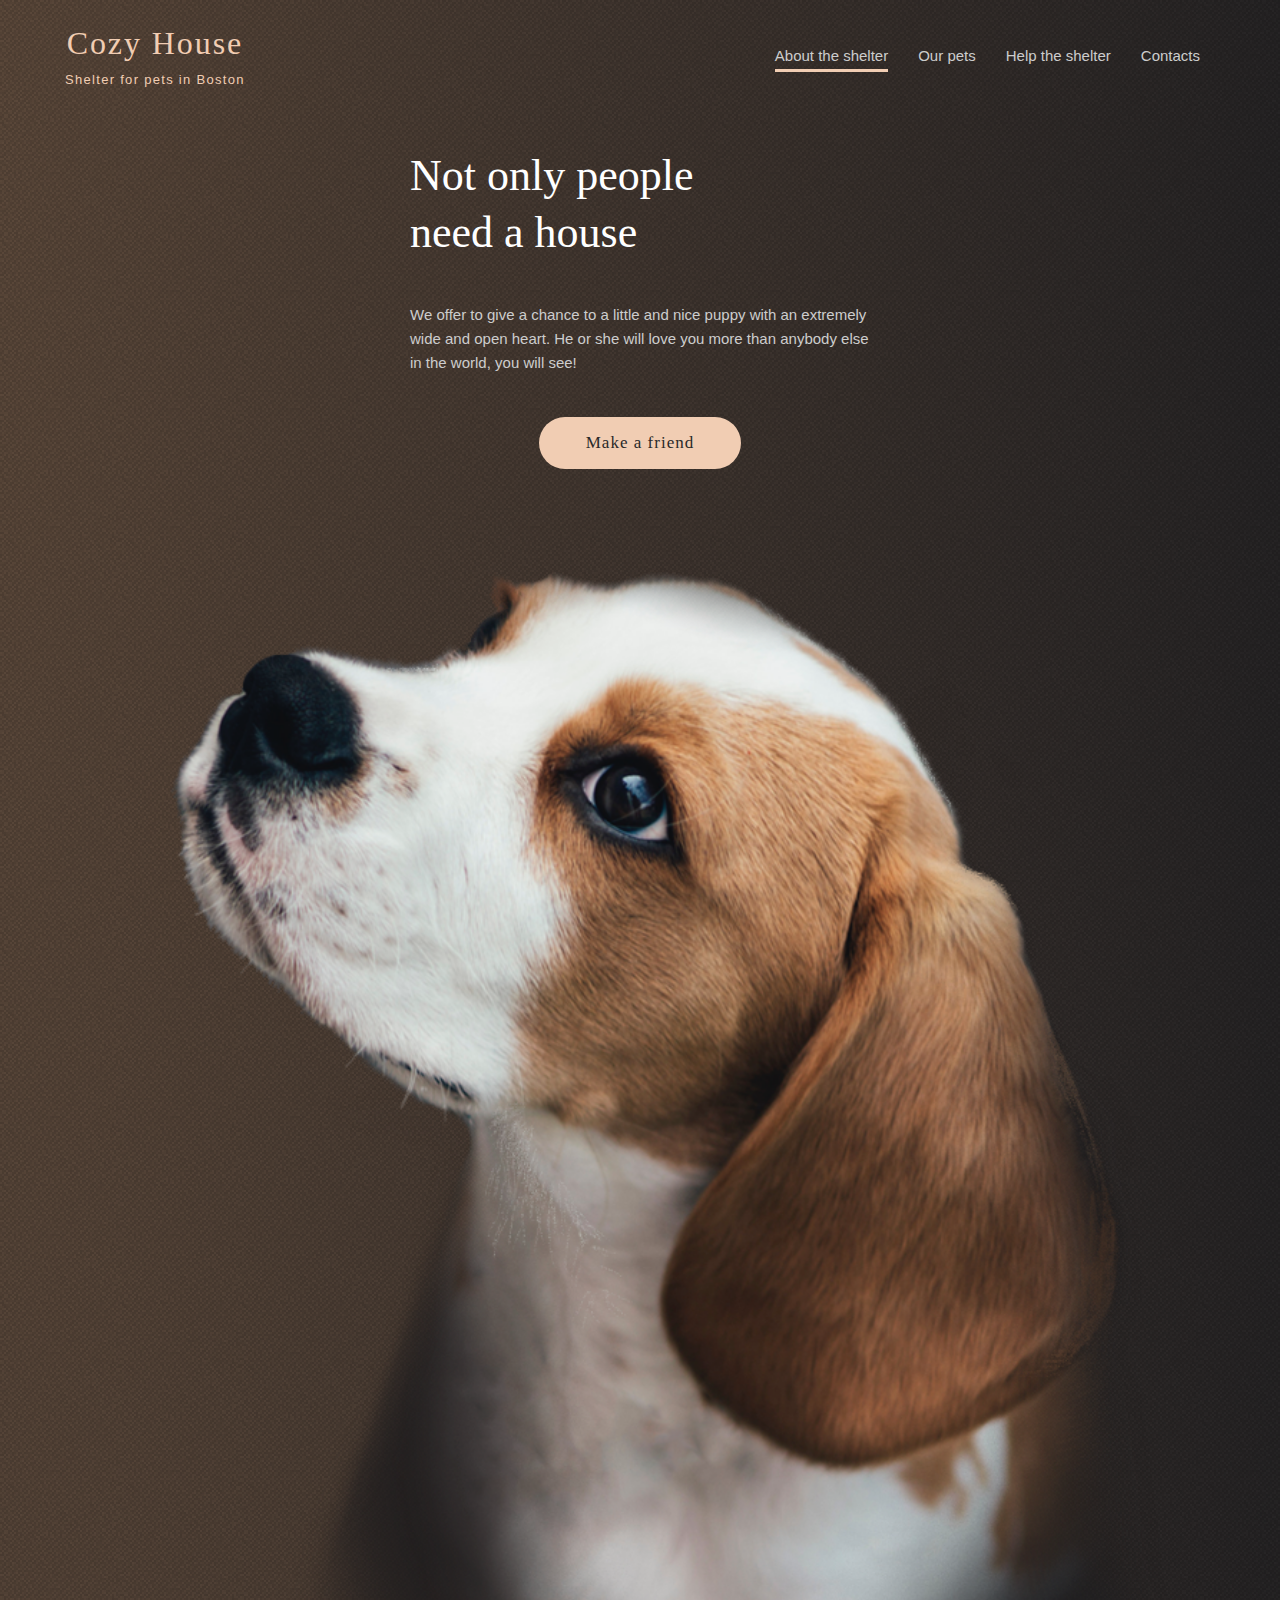
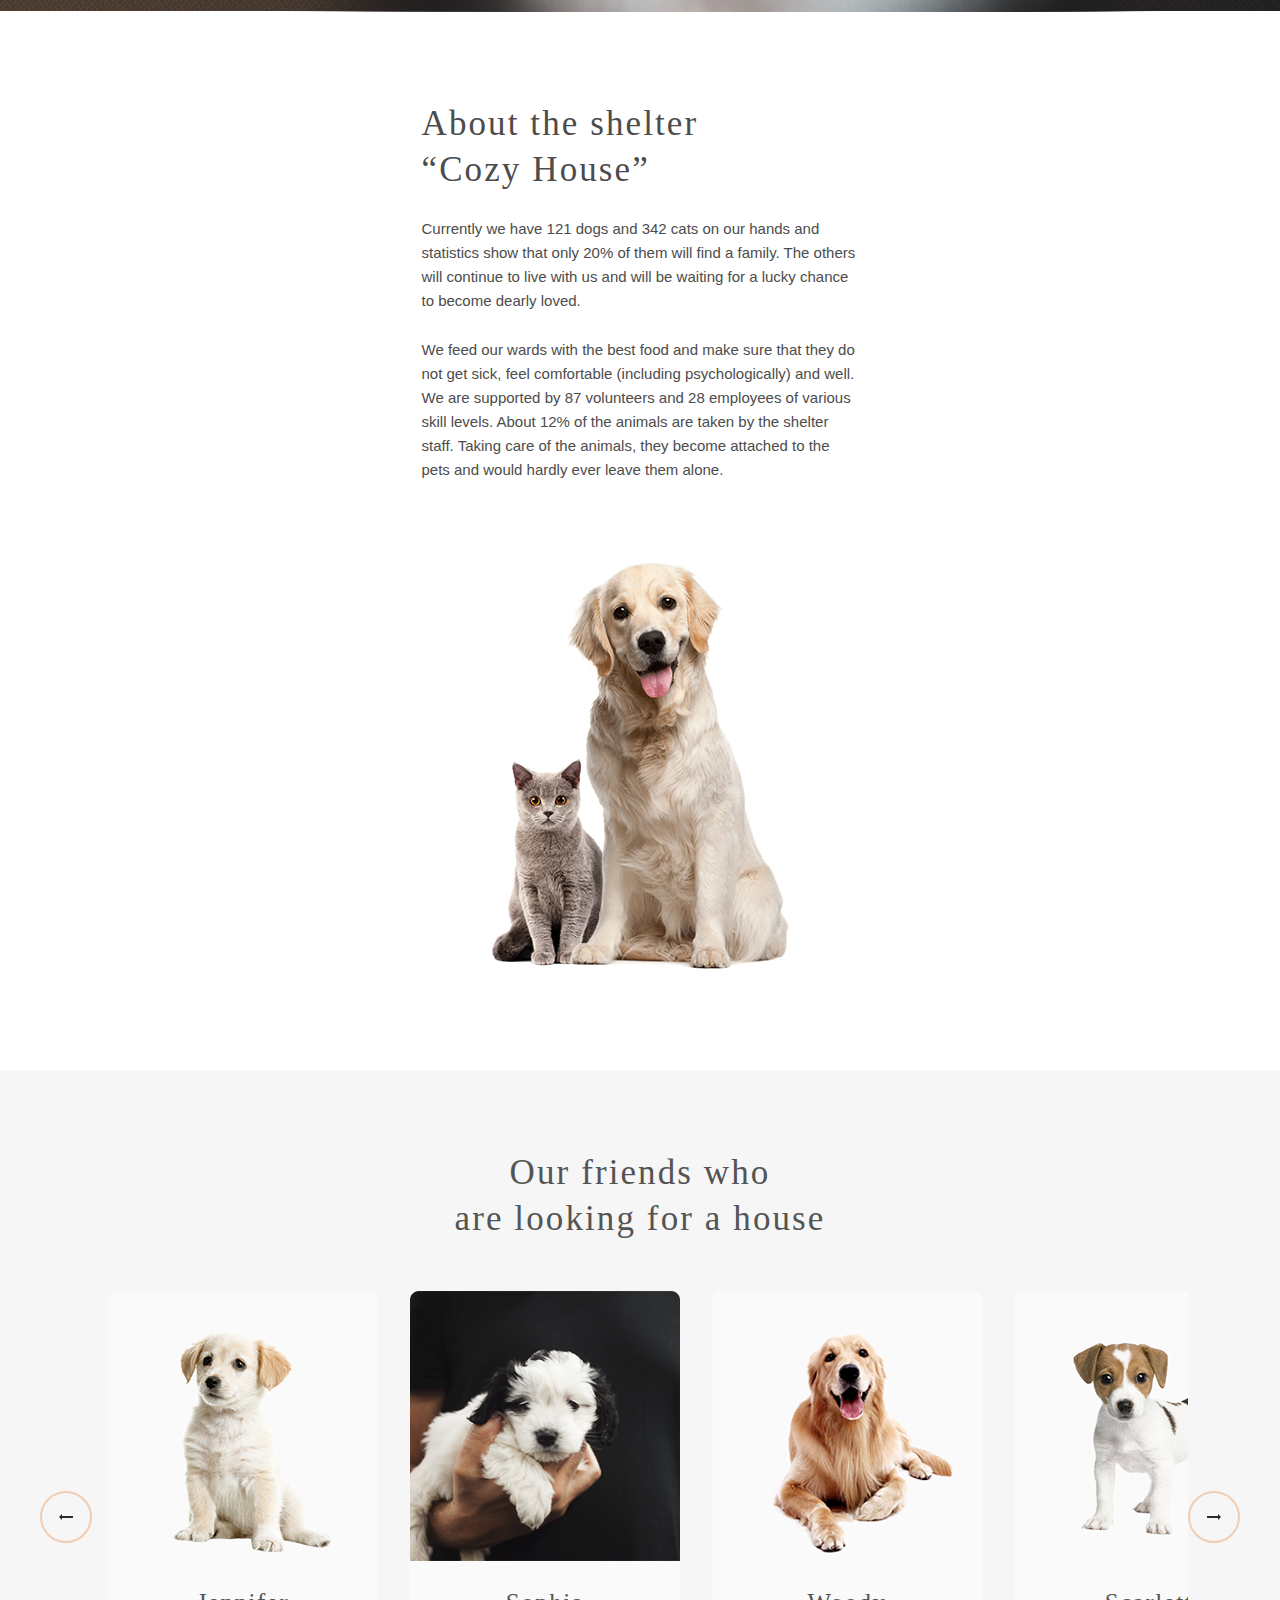
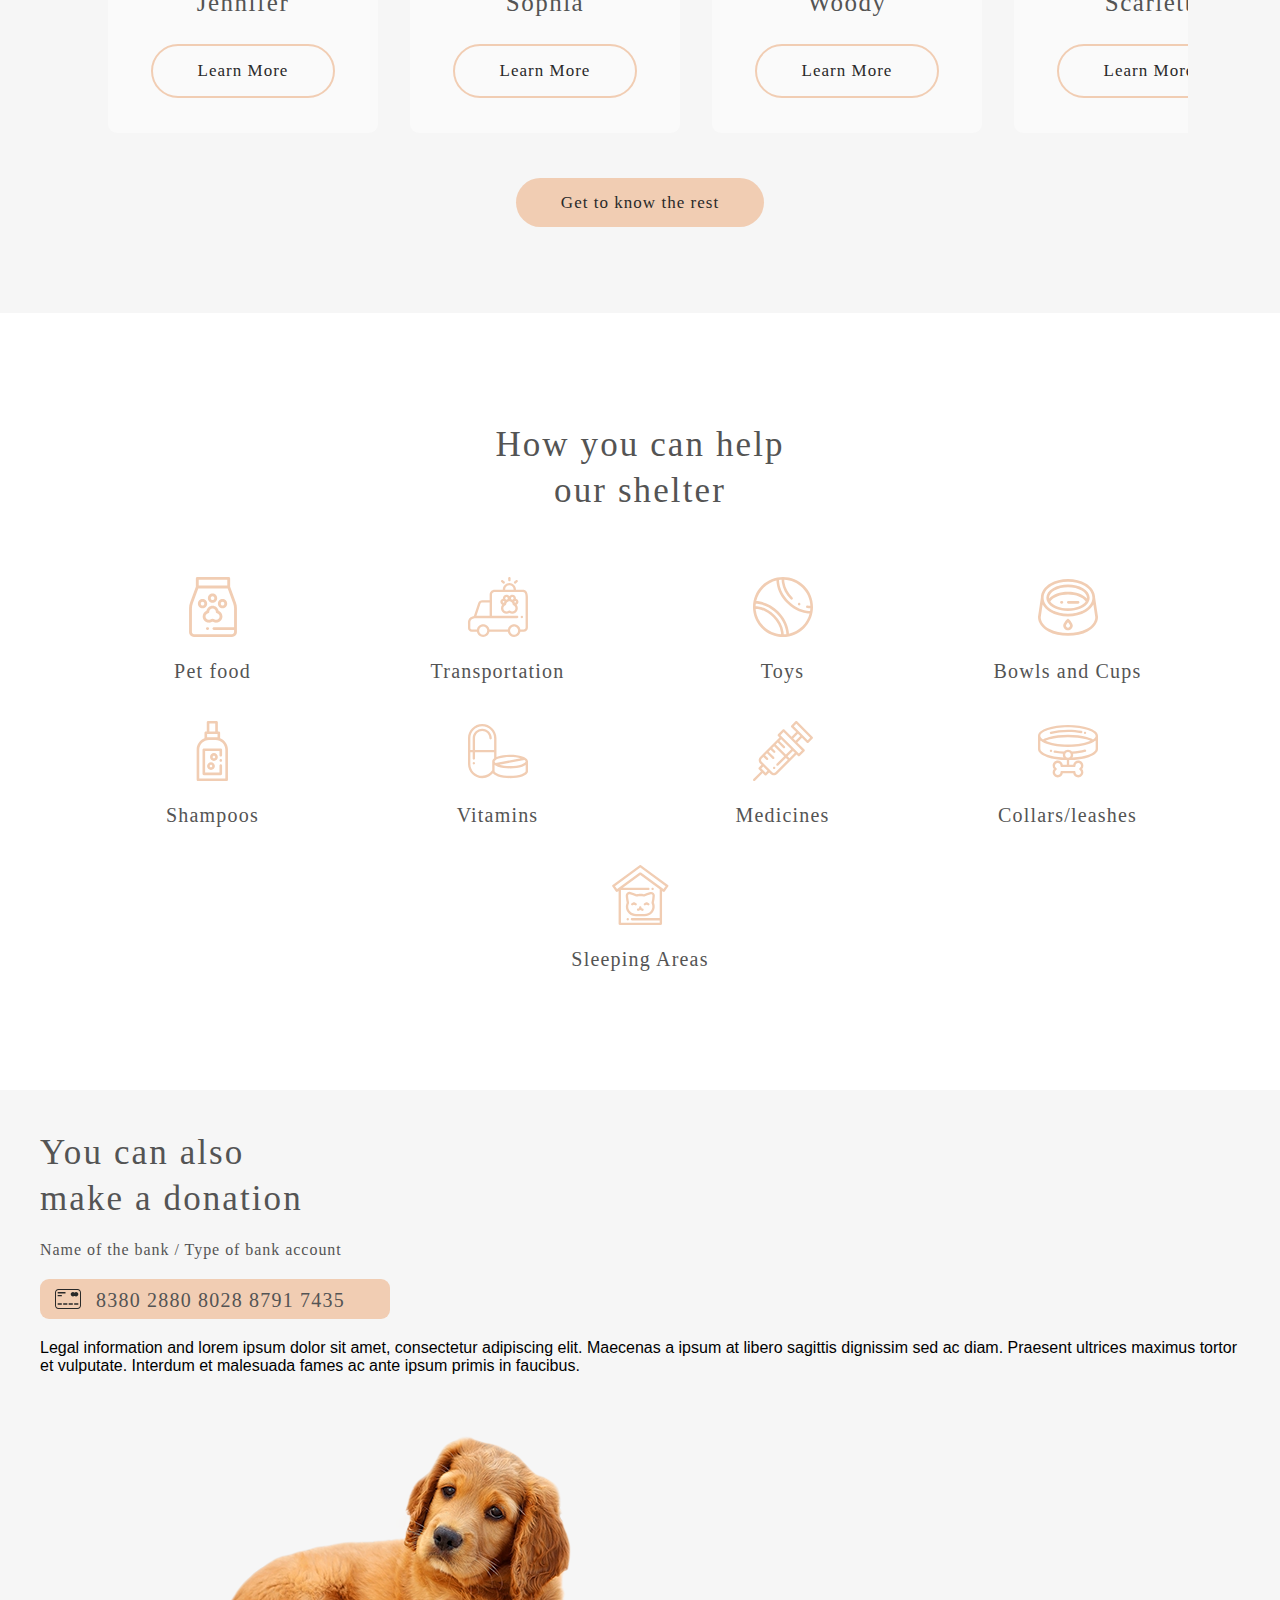
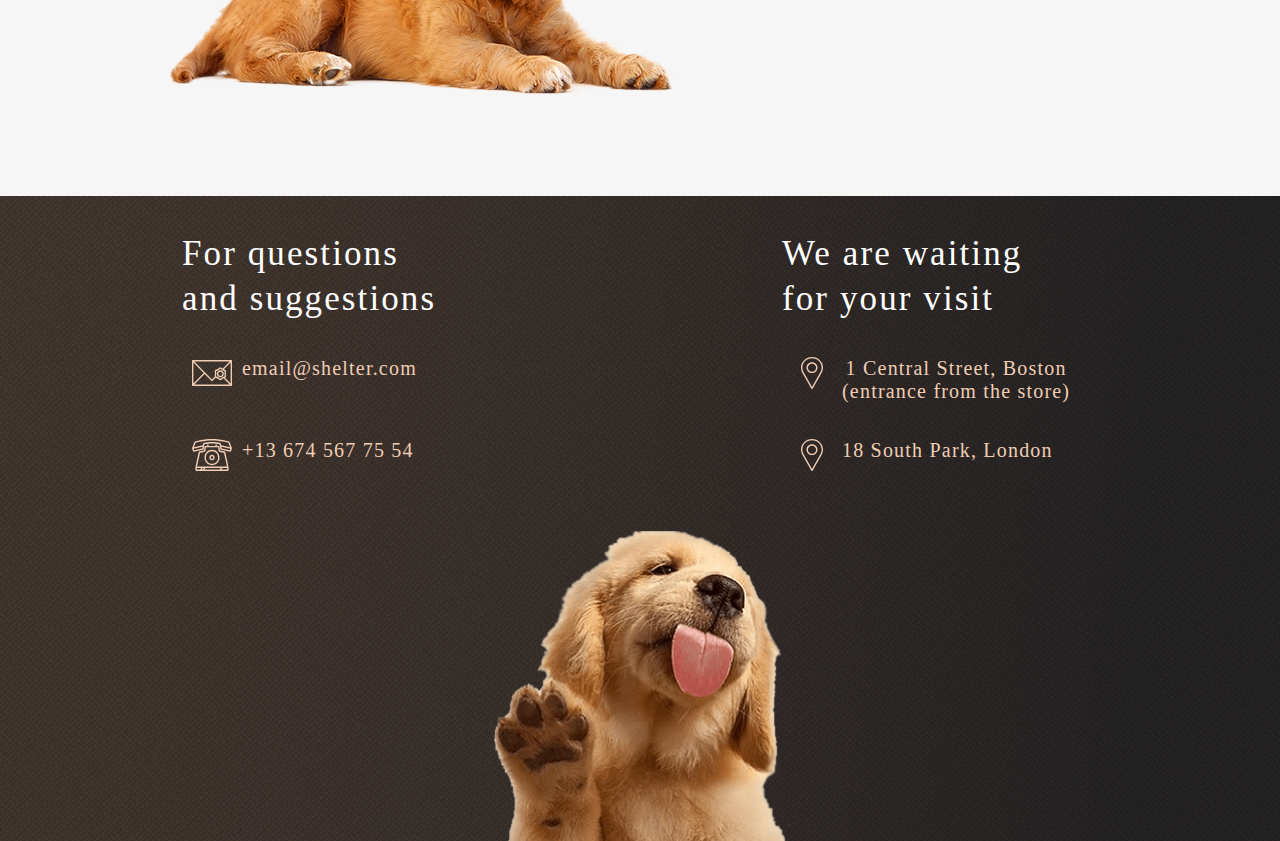
<file: pages/main/index.html>
<!DOCTYPE html>
<html lang="en">
<head>
    <meta charset="UTF-8">
    <meta http-equiv="X-UA-Compatible" content="IE=edge">
    <meta name="viewport" content="width=device-width, initial-scale=1.0">
    <title>Cozy House</title>
    <link rel="stylesheet" href="reset.css">
    <link rel="stylesheet" href="style.css">
</head>
<body>
    <div id="dim"></div>
    <div class="container1">
        <header>
            <div class="logo">
                <a href="index.html">
                    <h1>Cozy House</h1>
                    <p>Shelter for pets in Boston</p>
                </a>
            </div>
            <nav>
                <img id="burger" src="../../assets/icons/Burger.svg" alt="burger-icon">
                <ul id="nav-bar" class="burger-menu" >
                    <li><a href="#" class="nav-highlighted">About the shelter</a></li>
                    <li><a href="../pets/index.html">Our pets</a></li>
                    <li><a href="#help">Help the shelter</a></li>
                    <li><a href="#contacts">Contacts</a></li>
                </ul>
            </nav>
        </header>
        <section id="start-screen">
            <div id="start-screen-content">
                <div id="content-1">
                    <h2>Not only people <br> need a house</h2>
                    <p>We offer to give a chance to a little and nice puppy with an extremely wide and open heart. He or she will love you more than anybody else in the world, you will see!</p>
                    <a href="#pets">Make a friend</a>
                </div>
                <div class="img-content">
                    <img src="../../assets/images/start-screen-puppy.png" alt="dog-img">
                </div>
            </div>
        </section>
    </div>
    <section id="about">
            <div id="about-content">
                <img src="../../assets/images/about-pets.png" alt="dog-and-cat">
                <div id="content-2">
                    <h3>About the shelter <br> “Cozy House”</h3>
                    <p>Currently we have 121 dogs and 342 cats on our hands and statistics show that only 20% of them will find a family. The others will continue to live with us and will be waiting for a lucky chance to become dearly loved.</p>
                    <p>We feed our wards with the best food and make sure that they do not get sick, feel comfortable (including psychologically) and well. We are supported by 87 volunteers and 28 employees of various skill levels. About 12% of the animals are taken by the shelter staff. Taking care of the animals, they become attached to the pets and would hardly ever leave them alone.</p>
                </div>
            </div>
    </section>
    <section id="pets">
            <div id="pets-content">
                <div class="modal">
                    <div class="modal-content">
                        <button class="close-button">×</button>
                        <div class="modal-image"></div>
                        <div class="modal-info"></div>
                    </div>
                </div>
                <h3 id="pets-content-header">Our friends who <br> are looking for a house</h3>
                <div class="slider">
                    <div class="arrow arrow-left">
                        <img src="../../assets/icons/Arrow-left.svg" alt="arrow-left">
                    </div>
                    <div class="arrow arrow-right">
                        <img src="../../assets/icons/Arrow-right.svg" alt="arrow-right">
                    </div>
                </div>
                <div class="slider-responsive">
                    <div class="card">
                        <img src="../../assets/images/pets-katrine.png" alt="pets-Katrine">
                        <p>Katrine</p>
                        <a href="#" class="card-button">Learn more</a>
                    </div>
                    <div class="arrows-responsive">
                        <div class="arrow arrow-left">
                            <img src="../../assets/icons/Arrow-left.svg" alt="arrow-left">
                        </div>
                        <div class="arrow arrow-right">
                            <img src="../../assets/icons/Arrow-right.svg" alt="arrow-right">
                        </div>
                    </div>
                </div>
                <a href="../pets/index.html" id="pets-content-button">Get to know the rest</a>
            </div>
    </section>
    <section id="help">
            <div id="help-content">
                <h3>How you can help <br> our shelter</h3>
                <div id="list">
                    <div class="icons">
                        <div class="wrapper">
                            <img src="../../assets/icons/icon-pet-food.svg" alt="pet-food-icon">
                            <h4>Pet food</h4>
                        </div>
                        <div class="wrapper">
                            <img src="../../assets/icons/icon-transportation.svg" alt="transportation-icon">
                            <h4>Transportation</h4>
                        </div>
                        <div class="wrapper">
                            <img src="../../assets/icons/icon-toys.svg" alt="toys-icon">
                            <h4>Toys</h4>
                        </div>
                        <div class="wrapper">
                            <img src="../../assets/icons/icon-bowls-and-cups.svg" alt="bowls-and-cups-icon">
                            <h4>Bowls and Cups</h4>
                        </div>
                        <div class="wrapper">
                            <img src="../../assets/icons/icon-shampoos.svg" alt="shampoos-icon">
                            <h4>Shampoos</h4>
                        </div>
                    </div>
                    <div class="icons">
                        <div class="wrapper">
                            <img src="../../assets/icons/icon-vitamins.svg" alt="vitamins-icon">
                            <h4>Vitamins</h4>
                        </div>
                        <div class="wrapper">
                            <img src="../../assets/icons/icon-medicines.svg" alt="medicines-icon">
                            <h4>Medicines</h4>
                        </div>
                        <div class="wrapper">
                            <img src="../../assets/icons/Collars/icon-collars-leashes.svg" alt="collars-leashes-icon">
                            <h4>Collars/leashes</h4>
                        </div>
                        <div class="wrapper">
                            <img src="../../assets/icons/icon-sleeping-area.svg" alt="sleeping-areas-icon">
                            <h4>Sleeping Areas</h4>
                        </div>
                    </div>
                </div>
                <div id="list-responsive">          
                    <div class="wrapper">
                        <img src="../../assets/icons/icon-pet-food.svg" alt="pet-food-icon">
                        <h4>Pet food</h4>
                    </div>
                    <div class="wrapper">
                        <img src="../../assets/icons/icon-transportation.svg" alt="transportation-icon">
                        <h4>Transportation</h4>
                    </div>
                    <div class="wrapper">
                        <img src="../../assets/icons/icon-toys.svg" alt="toys-icon">
                        <h4>Toys</h4>
                    </div>
                    <div class="wrapper">
                        <img src="../../assets/icons/icon-bowls-and-cups.svg" alt="bowls-and-cups-icon">
                        <h4>Bowls and Cups</h4>
                    </div>
                    <div class="wrapper">
                        <img src="../../assets/icons/icon-shampoos.svg" alt="shampoos-icon">
                        <h4>Shampoos</h4>
                    </div>
                    <div class="wrapper">
                        <img src="../../assets/icons/icon-vitamins.svg" alt="vitamins-icon">
                        <h4>Vitamins</h4>
                    </div>
                    <div class="wrapper">
                        <img src="../../assets/icons/icon-medicines.svg" alt="medicines-icon">
                        <h4>Medicines</h4>
                    </div>
                    <div class="wrapper">
                        <img src="../../assets/icons/Collars/icon-collars-leashes.svg" alt="collars-leashes-icon">
                        <h4>Collars/leashes</h4>
                    </div>
                    <div class="wrapper">
                        <img src="../../assets/icons/icon-sleeping-area.svg" alt="sleeping-areas-icon">
                        <h4>Sleeping Areas</h4>
                    </div>
                </div>
                
            </div>
    </section>
    <section id="donation">
            <div id="donation-content">
                <img id="donation-dog" src="../../assets/images/donation-dog.png" alt="doggo-donation-section">
                <div id="donation-section-content">
                    <h3>You can also <br> make a donation</h3>
                    <h5>Name of the bank / Type of bank account</h5>
                    <div id="credit-card">
                        <div id="credit-card-content">
                            <a href="#" onclick="return false;">
                                <img src="../../assets/icons/credit-card.svg" alt="credit-card-icon">
                                <h4>8380 2880 8028 8791 7435</h4>
                            </a>
                        </div>
                        <p>Legal information and lorem ipsum dolor sit amet, consectetur adipiscing elit. Maecenas a ipsum at libero sagittis dignissim sed ac diam. Praesent ultrices maximus tortor et vulputate. Interdum et malesuada fames ac ante ipsum primis in faucibus.</p>
                    </div>
                </div>
            </div>
    </section>
    <footer id="contacts">
            <div id="footer-content">
                <div class="wrap-section">
                    <div class="contact-section">
                        <h3 class="br">For questions <br> and suggestions</h3>
                        <h3 class="br-responsive">For questions and <br> suggestions</h3>
                        <div class="contact">
                            <div class="info">
                                <img src="../../assets/icons/icon-email.svg" alt="email-icon">
                                <a href="mailto:email@shelter.com"><h4>email@shelter.com</h4></a>
                            </div>
                            <div class="info">
                                <img src="../../assets/icons/icon-phone.svg" alt="phone-icon">
                                <a href="tel:+136745677554"><h4>+13 674 567 75 54</h4></a>
                            </div>
                        </div>
                    </div>
                    <div class="contact-section">
                        <h3 class="br">We are waiting <br> for your visit</h3>
                        <h3 class="br-responsive">We are waiting for <br> your visit</h3>
                        <div class="contact">
                            <div class="info">
                                <img src="../../assets/icons/icon-marker.svg" alt="location-marker">
                                <a href="https://goo.gl/maps/WJaFkNsnUhmDUdxw5" target="_blank"><h4>1 Central Street, Boston <br>(entrance from the store)</h4></a>
                            </div>
                            <div class="info">
                                <img src="../../assets/icons/icon-marker.svg" alt="location-marker">
                                <a href="https://goo.gl/maps/qp59KSBst7XtYP2UA" target="_blank"><h4>18 South Park, London </h4></a>
                            </div>
                        </div>
                    </div>
                </div>
                <img id="footer-puppy" src="../../assets/images/footer-puppy.png" alt="puppy-footer-section">
            </div>
    </footer>  
<script src="script.js"></script>
</body>
</html>
</file>
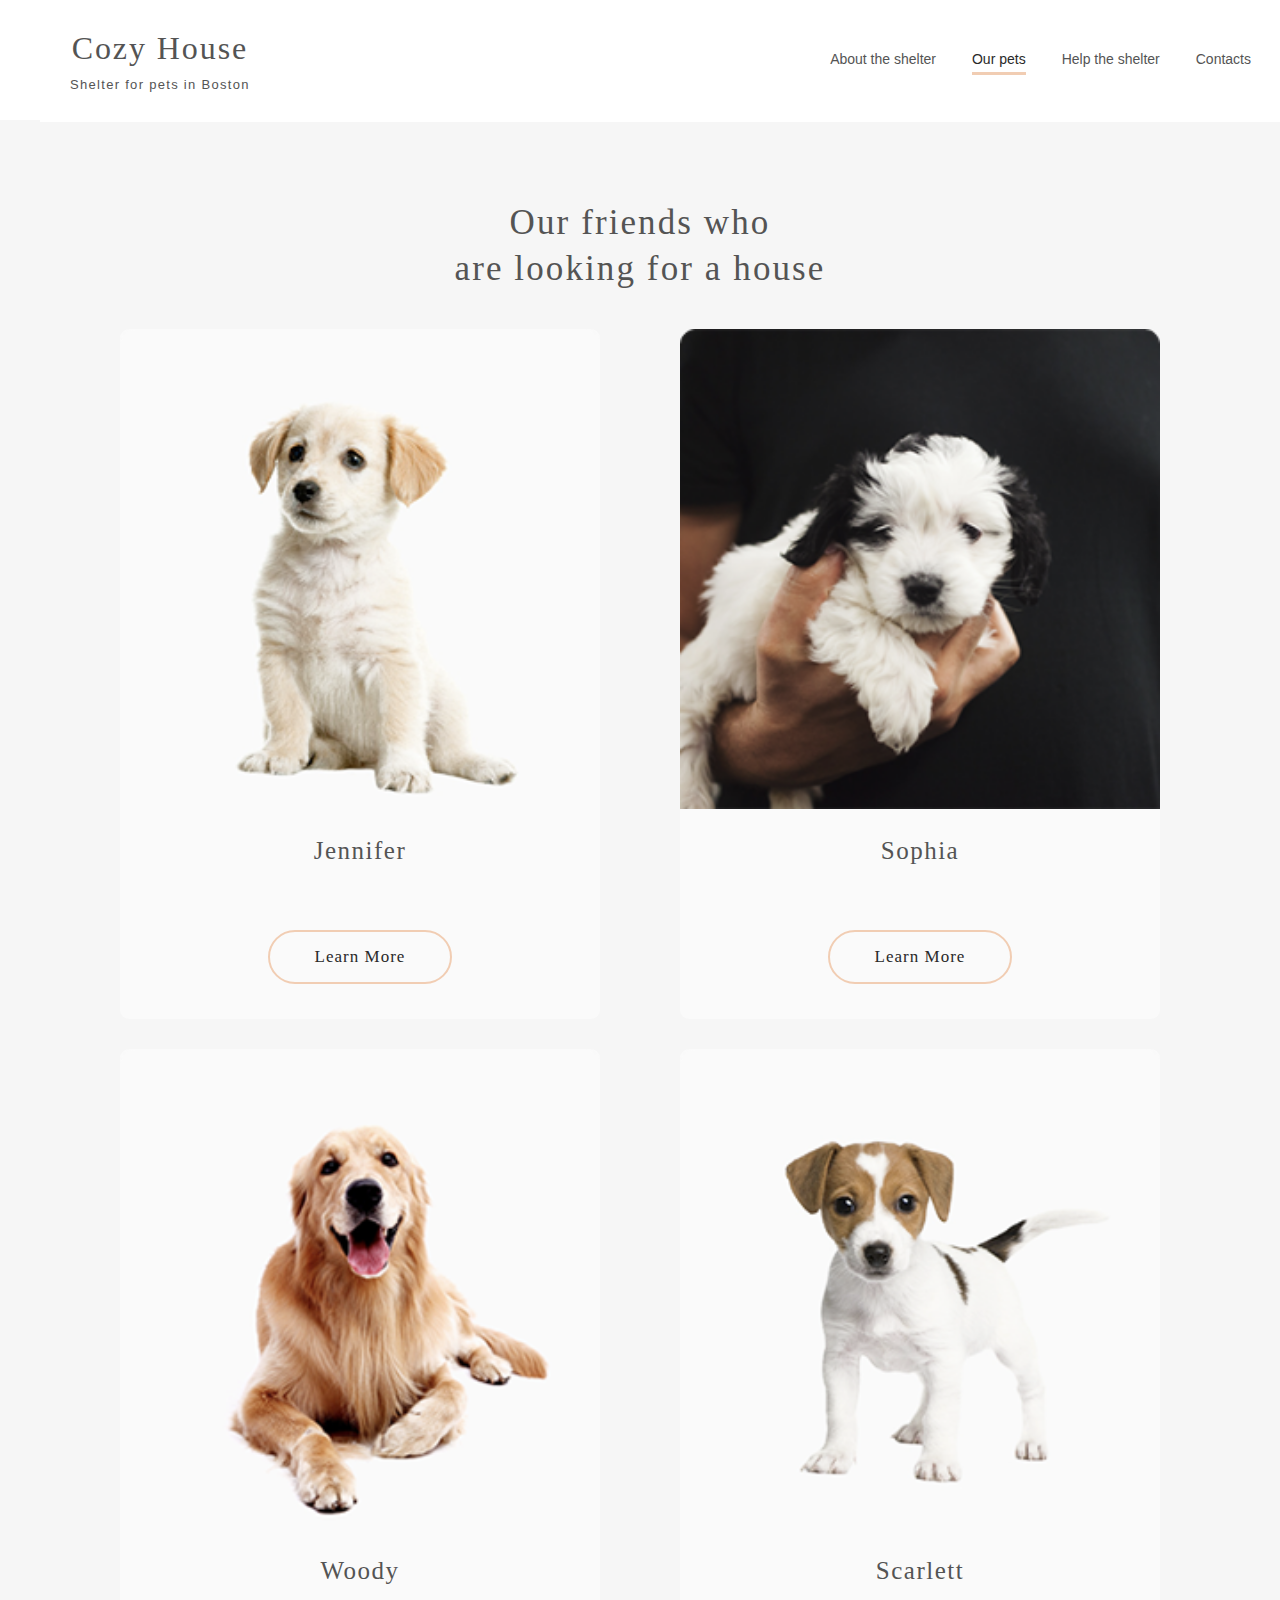
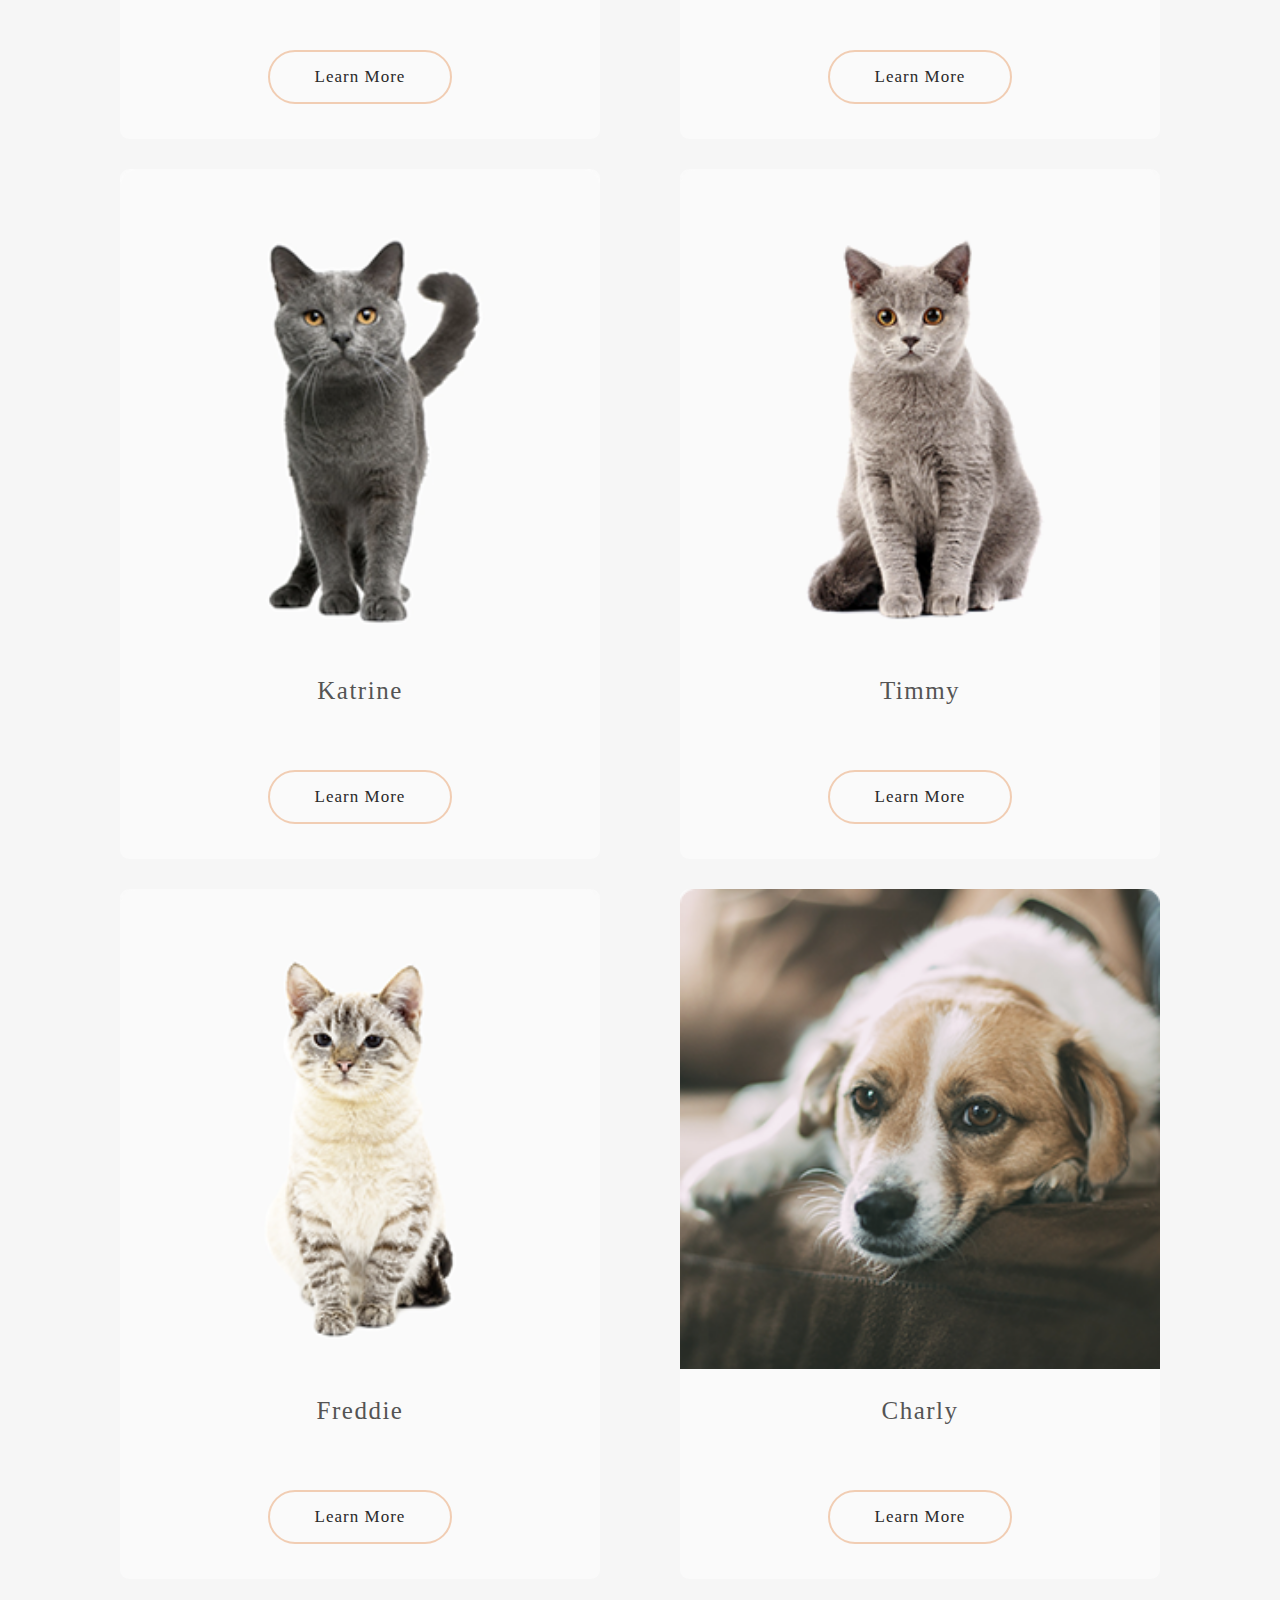
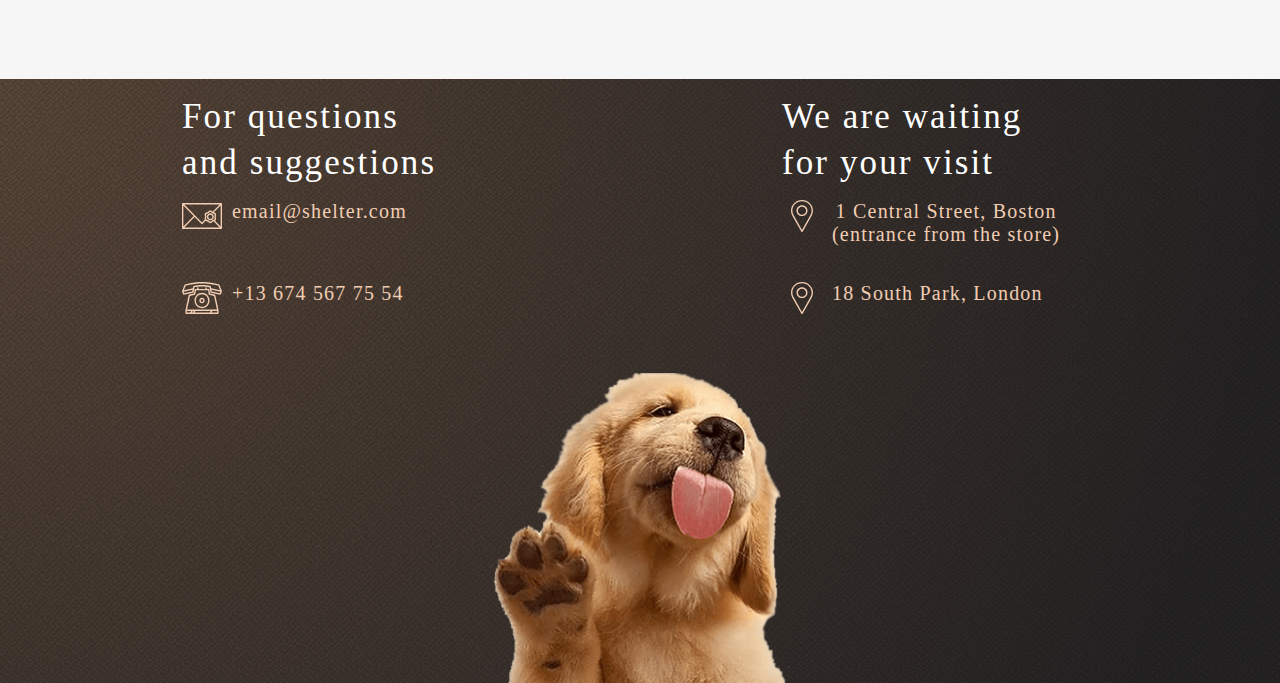
<file: pages/pets/index.html>
<!DOCTYPE html>
<html lang="en">
<head>
    <meta charset="UTF-8">
    <meta http-equiv="X-UA-Compatible" content="IE=edge">
    <meta name="viewport" content="width=device-width, initial-scale=1.0">
    <title>Our Pets</title>
    <link rel="stylesheet" href="../main/reset.css">
    <link rel="stylesheet" href="style.css">
</head>
<body>
    <div id="dim"></div>
    <div class="header-container">
        <header>
            <div class="logo">
                <a href="../main/index.html">
                    <h1>Cozy House</h1>
                    <p>Shelter for pets in Boston</p>
                </a>
            </div>
            <nav>
                <img id="burger" src="../../assets/icons/Burger_black.svg" alt="burger-icon">
                <ul id="nav-bar" class="burger-menu">
                    <li><a href="../main/index.html">About the shelter</a></li>
                    <li><a href="../pets/index.html"  class="nav-highlighted">Our pets</a></li>
                    <li><a href="../main/index.html#help">Help the shelter</a></li>
                    <li><a href="#contacts">Contacts</a></li>
                </ul>
            </nav>
        </header>
    </div>
    <section id="pets">
        <div id="pets-content">
            <h3 id="pets-content-header">Our friends who <br> are looking for a house</h3>
            <div class="modal">
                <div class="modal-content">
                    <button class="close-button">×</button>
                    <div class="modal-image"></div>
                    <div class="modal-info"></div>
                </div>
            </div>
            <!-- <div class="navigation">
                <button id="first-page"><<</button>
                <button id="prev-page">< </button> 
                <button style="background-color: #F1CDB3; cursor:auto;"><h4>1</h4></button>  
                <button id="next-page">> </button>
                <button id="last-page">>></button>
            </div> -->
        </div>
    </section>
    <footer id="contacts">
            <div id="footer-content">
                <div class="wrap-section">
                    <div class="contact-section">
                        <h3 class="br">For questions <br> and suggestions</h3>
                        <h3 class="br-responsive">For questions and <br> suggestions</h3>
                        <div class="contact">
                            <div class="info">
                                <img src="../../assets/icons/icon-email.svg" alt="email-icon">
                                <a href="mailto:email@shelter.com"><h4>email@shelter.com</h4></a>
                            </div>
                            <div class="info">
                                <img src="../../assets/icons/icon-phone.svg" alt="phone-icon">
                                <a href="tel:+136745677554"><h4>+13 674 567 75 54</h4></a>
                            </div>
                        </div>
                    </div>
                    <div class="contact-section">
                        <h3 class="br">We are waiting <br> for your visit</h3>
                        <h3 class="br-responsive">We are waiting for <br> your visit</h3>
                        <div class="contact map">
                            <div class="info">
                                <img src="../../assets/icons/icon-marker.svg" alt="location-marker">
                                <a href="https://goo.gl/maps/WJaFkNsnUhmDUdxw5" target="_blank"><h4>1 Central Street, Boston <br>(entrance from the store)</h4></a>
                            </div>
                            <div class="info">
                                <img src="../../assets/icons/icon-marker.svg" alt="location-marker">
                                <a href="https://goo.gl/maps/qp59KSBst7XtYP2UA" target="_blank"><h4>18 South Park, London </h4></a>
                            </div>
                        </div>
                    </div>
                </div>
                <img id="footer-puppy" src="../../assets/images/footer-puppy.png" alt="puppy-footer-section">
            </div>
    </footer>  
 <script src="script.js"></script>
</body>
</html>
</file>
<file: pages/main/style.css>
body {
    font-family: Arial, Helvetica, sans-serif;
    font-weight: 400;
    background: url(../../assets/images/noise_transparent@2x.png), radial-gradient(100% 215.42% at 0% 0%, #5B483A 0%, #262425 100%) #211F20;
    box-sizing: border-box;
}
.scroll {
    overflow: hidden;
}
.container1 {
    max-width: 1200px; 
    margin: 0 auto;
    height: auto;
}
h1, h2, h3, h4, h5 {
    font-family: Georgia, 'Times New Roman', Times, serif;
}
/* Header section  */
header {
    position: static;
    top: 0;
    display: flex;
    justify-content: space-between;
    align-items: center;
    margin: 60px 0;
}
.logo {
    height: auto;
    text-align: center;
}
.logo a {
    color:#F1CDB3;
}
.logo h1 {
    font-size: 32px;
    letter-spacing: 0.06em;
}
.logo p {
    font-size: 13px;
    margin-top: 10px;
    letter-spacing: 0.1em;
}
.logo2 {
    display: none;
}
#burger {
    display: none;       
}
nav {
    margin: 20px;
    margin-right: 0;
}
nav ul {
    display: flex;
    flex-direction: row;
    justify-content: flex-end;
} 
nav ul a {
    margin: 15px;
    color: #CDCDCD;
    padding-bottom: 5px;
    font-size: 15px;
}
.nav-highlighted {
    border-bottom: 3px solid #F1CDB3;
}
nav a:hover {
    border-bottom: 3px solid #F1CDB3;
    opacity: 0.9;
}

/* start-screen section  */
#start-screen-content {
    display: flex;
}
#content-1 {
    display: flex;
    flex-direction: column;
    width: 39%;
    line-height: 150%;
    margin-top: 163px;
}
#content-1 h2{
    font-size: 44px;
    line-height: 130%;
    color: #FFFFFF;
}
#content-1 p{
    color:#CDCDCD;
    font-size: 15px;
    margin: 42px 0;
}
#content-1 a {
    color: #292929;
    background-color: #F1CDB3;
    padding: 14px 14px;
    width: 38%;
    border-radius: 100px;
    font-size: 17px;
    letter-spacing: 0.06em;
    font-family: Georgia, 'Times New Roman', Times, serif;
    text-align: center;
}
.img-content img{
    margin-left: 30px;
    height: 100%;
}

/* about section  */
#about {
    height: auto;
    background-color: #FFFFFF;
    width: 100%;
}
#about-content {
    max-width: 1200px;
    margin: 0 auto;
    padding: 80px 40px 100px;
    display: flex;
    justify-content: center;
}
#about-content img {
    margin: 0 120px 0 175px;
}
#content-2 {
    color: #4C4C4C;
    margin-top: 10px;
}
#content-2 h3 {
    font-size: 35px;
    margin-right: 60px;
    letter-spacing: 0.06em;
    line-height: 130%;
}
#content-2 p {
    width: 70%;
    margin-top: 25px;
    font-size: 15px;
    line-height: 160%;
}

/* pet section  */
#pets {    
    height: auto;
    background-color: #F6F6F6;
    width: 100%;
}
#pets-content {
    max-width: 1200px;
    margin: 0 auto;
    text-align: center;
    padding: 78px 40px 110px;
}
#pets-content-header {
    font-size: 35px;
    line-height: 130%;
    letter-spacing: 0.06em;
    color: #545454;
}
.slider {
    display: flex;
    flex-direction: row;
    margin-top: 10px;
    margin-bottom: 20px;
}

.slider-responsive{
    display: none;
}
.card-div {
    display: flex;
    flex-direction: row;
    overflow: hidden;
}
.card {
    display: flex;
    flex-direction: column;
    justify-content: center;
    background-color: #FAFAFA;
    border-radius: 9px;
    margin: 40px;
}
.card:hover {
    box-shadow:0px 0px 15px #cecece;
    transition: 500ms;
    cursor: pointer;
}
.card:hover .card-button{
    background-color: #F1CDB3;
}
.card h3{
    padding: 30px 98px;
    font-family: Georgia, 'Times New Roman', Times, serif;
    color: #545454;
    font-size: 25px;
    line-height: 23px; 
    letter-spacing: 0.06em; 
}
.card button{
    color: #292929;
    font-family: Georgia, 'Times New Roman', Times, serif;
    border: 2px solid #F1CDB3;
    border-radius: 100px;
    background-color: #FAFAFA;
    padding: 15px 45px;
    font-size: 17px;
    letter-spacing: 0.06em;
    margin: 0 auto;
    margin-bottom: 35px;
}
#pets-content-button {
    font-family: Georgia, 'Times New Roman', Times, serif;
    font-size: 17px;
    letter-spacing: 0.06em;
    color: #292929;
    background-color: #F1CDB3;
    padding: 15px 45px;
    border-radius: 100px;
}
#pets-content-button:hover, #content-1 a:hover{
    background-color: #fce0cd;
}
.card button:hover {
    background-color: #F1CDB3;
    transition: 500ms;
    cursor: pointer;
}
.arrow {
    display: flex;
    flex-direction: column;
    justify-content: center;
    align-items: center;
    padding: 23px 19px;
    margin-top: 240px;
    width: 52px;
    height: 52px;
    border: 2px solid #F1CDB3;
    box-sizing: border-box;
    border-radius: 50%;
}
.arrow:hover {
    background-color: #F1CDB3;
    cursor: pointer;
}

.modal {
    display: none;
    position: fixed; 
    z-index: 1; 
    padding-top: 100px; 
    left: 0;
    top: 0;
    width: 100%; 
    height: 100%; 
    background-color: rgba(41, 41, 41, 0.6); 
    backdrop-filter: blur(5px);
}
.modal-content {
    background-color: #FAFAFA;
    margin: auto;
    display: flex;
    height: 500px;
    max-width: 900px;
    border-radius: 10px;
    box-shadow: 0px 2px 35px 14px rgba(13, 13, 13, 0.04);
}
.modal-image {
    width: 500px;
    height: 500px;
    border-radius: 10px;
}
.modal-info {
    text-align: start;
    max-width: 350px;
    margin: 50px auto;
}
.modal-info h3 {
    font-size: 25px;
    color: #545454;
}
.modal-info >* {
    margin: 20px 0;
    font-family: Georgia, 'Times New Roman', Times, serif;
} 

.close-button {
    color: #292929;
    position: absolute;
    width: 52px;
    height: 52px;
    border-radius: 50%;
    border: 2px solid #F1CDB3;
    padding: 0;
    font-size: 32px;
    transform: translate(calc(100% + 850px), -100%);
    background: none;
}
.close-button:hover {
    background-color: #F1CDB3;
    cursor: pointer;
}

/* help section  */
#help {
    height: auto;
    background-color: #FFFFFF;
    width: 100%;
}
#help-content {
    max-width: 1200px;
    margin: 0 auto;
    text-align: center;
    padding: 78px 40px 100px;
}
#help-content h3 {
    font-size: 35px;
    line-height: 130%;
    letter-spacing: 0.06em;
    color: #545454;
    margin-top: 10px;
}
#list {
    display: flex;
    flex-direction: column;
    justify-content: center;
}
#list-responsive {
    display: none;
}
.icons {
    display: flex;
    flex-direction: row;
    justify-content: space-evenly;
    align-items: center;
    margin-top: 60px;
}
.wrapper {
    display: flex;
    flex-direction: column;
    justify-content: center;
    align-items: center;
}
.icons h4, .wrapper h4 {
    font-style: normal;
    font-weight: 400;
    font-size: 20px;
    line-height: 115%;
    letter-spacing: 0.06em;
    color: #545454;
    padding-top: 23px;
}

/* donation section  */
#donation{
    height: auto;
    background-color: #F6F6F6;
    width: 100%;
}
#donation-content {
    max-width: 1200px;
    margin: 0 auto;
    display: flex;
    justify-content: center;
    padding: 80px 250px 100px;
}
#donation-section-content {
    display: flex;
    flex-direction: column;
    margin-left: 30px;
}
#donation-section-content h3 {
    font-size: 35px;
    line-height: 130%;
    display: flex;
    align-items: center;
    letter-spacing: 0.06em;
    color: #545454;
}
#donation-section-content h5  {
    line-height: 110%;
    letter-spacing: 0.06em;
    color: #545454;
    margin: 20px 0;
}
#credit-card-content a{
    display: flex;
    flex-direction: row;
    background: #F1CDB3;
    margin-bottom: 20px;
    padding: 10px 15px;
    border-radius: 9px;
    width: 320px;
    height: 20px;
}
#credit-card-content h4 {
    font-size: 20px;
    line-height: 115%;
    letter-spacing: 0.06em;
    color: #545454;
    margin-left: 15px;
}
#credit-card h3 {
    width: 380px;
    font-style: italic;
    font-size: 12px;
    line-height: 18px;
    color: #B2B2B2;
}

/* footer content  */
#contacts {
    height: auto;
    width: 100%;
}
#footer-content {
    max-width: 1200px;
    margin: 0 auto;
    display: flex;
    flex-direction: row;
    justify-content: space-evenly;
    padding: 40px;
    padding-bottom: 0;
}
.wrap-section {
    display: flex;
    flex-direction: row;
    justify-content: space-between;
}
.contact-section{
    margin-right: 150px;
}
.br-responsive {
    display: none;
}
.contact-section h3 {
    margin: 20px 0;
    font-size: 35px;
    line-height: 130%;
    letter-spacing: 0.06em;
    color: #FFFFFF;
}
.contact {
    display: flex;
    flex-direction: column;
}
.contact img {
    width: 60px;
    height: 32px;
    margin-bottom: 20px;
}
.contact h4 {
    font-size: 20px;
    line-height: 115%;
    letter-spacing: 0.06em;
    color: #F1CDB3;
}
.info  {
    display: flex;
    flex-direction: row;
    text-align: center;
    margin: 15px 0;
}

@media (max-width: 1280px){
    header {
        max-width: 1200px;
        margin: 25px; 
    }

    /* not only section */
    #start-screen-content {
        display: block;
        margin: 60px 100px 0 100px;
    }
    #content-1 {
        width: 460px;
        margin: 60px auto 100px;
    }
    #content-1 a {
        margin: 0 auto;
    }
    .img-content img{
        width: 100%;
        margin-bottom: -5px;
    }

    /* about section */
    #about-content {
        width: 437px;
        margin: 0 auto;
        display: flex;
        flex-direction:column-reverse;
        padding: 80px 0 100px;
    }
    #about-content img {
        margin: 80px auto 0; 
    }
    #content-2 {
        color: #4C4C4C;
    }
    #content-2 h3, #content-2 p {
        width: 100%;
    }

    /* pet section  */
    #pets-content {
        padding: 80px 30px 100px;
    }
    .slider {
        display: flex;
        flex-direction: row;
        justify-content: center;
        margin: 10px auto 20px;
        width: 100%;
        margin-top: 10px;
        margin-bottom: 20px;
    }
    .card {
        margin: 40px 16px;
    }
    .card h3{
        padding: 30px 0;
    }
    .woody-card {
        display: none;
    }

    /* help section */
    #help-content {
        padding: 45px 70px 100px;
    }   
    #help-content h3 {
        font-size: 35px;
        line-height: 130%;
        letter-spacing: 0.06em;
        color: #545454;
        margin-top: 64px;
        margin-bottom: 45px;
    }
    #list {
        display: none;
    }
    #list-responsive {
        margin-top: 5px;
        display: flex;
        flex-wrap: wrap;
        justify-content: space-around;
        align-items: center;
    }
    .wrapper {
        margin: 19px 60px;
        width: 14%;
    }

    /* donation section  */
    #donation-content {
        margin: 0 auto;
        flex-direction: column-reverse;
        padding: 40px 0 100px;
    }
    #donation-section-content {
        margin: 0 auto;
        margin-bottom: 60px; 
    }
    #donation-dog {
        width: 505px;
        margin-left: 130px;
    }

    /* footer content  */
    #footer-content {
        display: flex;
        flex-direction: column;
        padding-top: 15px
    }
    .contact-section {
        justify-content: space-around;
        margin: 0 auto;
    }
    .wrap-section {
        display: flex;
        flex-direction: row;
        justify-content: center;
    }
    #footer-puppy {
        width: 300px;
        margin: 25px auto 0;
    }
    .info {
        width: 316px;
    }
    
}

@media (max-width: 767px){
    body {
        position: relative;
    }
    .scroll-responsive {
        overflow: hidden;
    }
    header {
        margin: 30px 53px 0 10px;
        padding-top: 30px;
    }
    .dimmer {
        position: fixed;
        width: 100%;
        height: 100%;
        top: 0;
        left: 0;
        background-color: #29292999;
    }
    .logo2 {
        display: block;
        position: fixed;
        width: 186px;
        top: 30px;
        right: -250px;
        transition: all 1s ease-in-out;
        z-index: 100;
    }
    .logo-display {
        display: flex;
        top: 30px;
        right: 126px;
        z-index: 98;
    }

    nav ul li {
        width: 243px;
    }
    nav ul a {
        font-size: 25px;
    }
    #burger {
        display: flex;
        position: absolute;
        right: 53px;
        top: 50px;
        z-index: 101;
        transition: all 1s ease-in-out;
    }
    .burger-transform {
        position: absolute;
        transform: rotate(90deg);
        right: 53px;
        top: 50px;
        z-index: 100;
    }
    .burger-menu {
        position: fixed;
        display: flex;
        flex-direction: column;
        justify-content: flex-start;
        background-color: #211f20;
        width: 320px;
        height: 100%;
        top: -50px;
        right: -320px;
        padding-top: 258px;
        text-align: center; 
        z-index: 40;
        transition: all 1s ease-in-out;
    }
    .burger-menu.open {
        right: 0px;
        z-index: 45;
    }
    .burger-menu li {
        margin: 40px;
    }

    /* not only section */
    #start-screen-content {
        text-align: center;
        margin: 42px 10px;
    }
    #content-1 h2 {
        max-width: 300px;
        font-size: 25px;
        margin: 0 auto;
    }
    #content-1 p {
        max-width: 300px;
        margin: 42px auto;
    }
    #content-1 {
        width: 100%;
        margin: 60px auto 100px;
    }
    #content-1 a {
        max-width: 170px;
        font-size: 15px;
        padding: 15px 45px;
    }
    .img-content img {
        width: 260px;
        margin-left: 0;
        margin-bottom: -47px;
    }
   
    /* about section */
    #about-content {
        max-width: 320px;
        margin: 0 auto;
        display: flex;
        flex-direction:column-reverse;
        padding: 42px 0 42px;
    }
    #about-content img {
        margin: 13px auto 0; 
        width: 260px;
    }
    #content-2 {
        color: #4C4C4C;
        text-align: justify;
    }
    #content-2 h3 {
        text-align: center;
        font-size: 25px;  
    }
    #content-2 p {
        margin: 20px auto;
        max-width: 270px;
    }

     /* pet section  */
    .jennifer-card {
        display: none;
    }
    #pets-content {
        padding: 42px 0 ;
    }
    #pets-content-header {
        width: 300px;
        font-size: 25px;
        margin: 0 auto;
    }
    .pets-content a {
        padding: 15px 44px;
    }
    #pets-content-button {
        margin-bottom: 20px;
    }
    .card {
        width: 270px;
        margin: 42px auto 20px;
    }
    .slider {
        display: none;
    }
    .slider-responsive {
        display: flex;
        flex-direction: column;
        overflow: hidden;
    }
    .arrows-responsive {
        display: flex;
        flex-direction: row;
        justify-content: space-around;
        width: 270px;
        margin: 0 auto;
    }
    .arrow {
        margin-top: 0;
        margin-bottom: 50px;
    }


    /* help section  */
    #help-content {
        padding: 42px 0 20px;
    }
    #help-content h3 {
        padding-top: 25px;
        margin: 0 auto;
        font-size: 25px;
        width: 225px;
    }
    #list-responsive {
        padding-top: 20px;
        justify-content: flex-start;
        width: 290px;
        margin: 0 auto;
    }
    .wrapper {
        margin: 15px auto;
        width: 50%;
    }
    .wrapper h4 {
        font-size: 15px;
    }
    .wrapper img {
        width: 50px;
    }
    .wrapper:last-child {
        margin: 12px 0;
    }

    /* donation section  */
    #donation-content {
        margin: 0 auto;
        flex-direction: column-reverse;
        padding: 45px 0 55px;
    }
    #donation-section-content {
        margin: 0 auto;
        margin-bottom: 60px; 
    }
    #donation-section-content h3 {
        text-align: center;
        font-size: 25px;
        justify-content: center;
    }
    #donation-section-content h5 {
        width: 273px;
        margin: 20px auto;
        font-size: 13px;
        text-align: center;
    }
    #credit-card-content a {
        width: 250px;
        margin: 0 auto 20px;
    }
    #credit-card-content h4 {
        font-size: 15px;
    }
    #credit-h3 {
        width: 280px;
        margin: 0 auto;
        text-align: justify;
    }
    #donation-dog {
        width: 260px;
        margin: 0 auto;
        margin-top: -20px;
    }

    /* footer section  */
    #footer-content {
        padding: 0;
    }
    .br {
        display: none;
    }
    .br-responsive {
        display: block;
    }
    .wrap-section {
        display: flex;
        flex-direction: column;
        justify-content: center;
        text-align: center;
    }
    .contact-section {
        display: flex;
        flex-direction: column;
        justify-content: center;
    }
    .contact-section h3 {
        font-size: 25px;
        padding-top: 10px;
    }
    .contact h4 {
        font-size: 19px;
    }
    .contact img {
        width: 40px;
        height: 26px;
        margin-right: 10px;
        margin-left: 20px;
    }
    #footer-puppy {
        width: 260px;
        margin: 10px auto 0;
    }
    .info {
        width: 100%;
    }

}
</file>
<file: pages/pets/style.css>
body {
    font-family: Arial, Helvetica, sans-serif;
    font-weight: 400;
    box-sizing: border-box;
}
.scroll {
    overflow: hidden;
}
.header-container {
    max-width: 1200px; 
    margin: 0 auto;
    height: auto;
}
h1, h2, h3, h4, h5 {
    font-family: Georgia, 'Times New Roman', Times, serif;
}
/* Header section  */
header {
    position: static;
    top: 0;
    display: flex;
    justify-content: space-between;
    align-items: center;
    margin: 30px 0;
}
.logo {
    height: auto;
    text-align: center;
}
.logo a {
    color:#545454;
}
.logo h1 {
    font-size: 32px;
    letter-spacing: 0.06em;
}
.logo p {
    font-size: 13px;
    margin-top: 10px;
    letter-spacing: 0.1em;
}
.logo2 {
    display: none;
}
#burger {
    display: none;
}
nav {
    margin: 20px;
    margin-right: 0;
}
nav ul {
    display: flex;
    flex-direction: row;
    justify-content: flex-end;
} 
nav ul a {
    margin: 15px;
    color: #545454;
    padding-bottom: 5px;
    font-size: 14px;
    font-weight: 400;
    line-height: 120%;
}
.nav-highlighted {
    color: #292929;
    border-bottom: 3px solid #F1CDB3;
}
nav a:hover {
    border-bottom: 3px solid #F1CDB3;
    opacity: 0.9;
}

/* pets section  */
#pets {
    height: auto;
    background-color: #F6F6F6;
    width: 100%;
}
#pets-content {
    max-width: 1200px;
    margin: 0 auto;
    padding: 80px 40px 100px;
    display: flex;
    flex-direction: column;
    justify-content: center;
}
#pets-content-header {
    font-size: 35px;
    line-height: 130%;
    text-align: center;
    letter-spacing: 0.06em;
    color: #545454;
    margin-bottom: 50px;
}
.cards-container {
    display: flex;
    flex-direction: row;
    flex-wrap: wrap;
    justify-content: space-between;
    text-align: center;
}
.card {
    display: flex;
    flex-direction: column;
    justify-content: center;
    background-color: #FAFAFA;
    border-radius: 9px;
    margin-bottom: 25px;    
}
.card:hover {
    box-shadow:0px 0px 15px #cecece;
    cursor: pointer;
}
.card:hover .card-button{
    background-color: #F1CDB3;
}
.card h3{
    padding: 30px 98px;
    font-family: Georgia, 'Times New Roman', Times, serif;
    color: #545454;
    font-size: 25px;
    line-height: 23px; 
    letter-spacing: 0.06em; 
}
.card button{
    color: #292929;
    font-family: Georgia, 'Times New Roman', Times, serif;
    border: 2px solid #F1CDB3;
    border-radius: 100px;
    background-color: #FAFAFA;
    padding: 15px 45px;
    font-size: 17px;
    letter-spacing: 0.06em;
    margin: 0 auto;
    margin-bottom: 35px;
}
.card button:hover {
    background-color: #F1CDB3;
    transition: 500ms;
    cursor: pointer;
}
.modal {
    display: none;
    position: fixed; 
    z-index: 1; 
    padding-top: 100px; 
    left: 0;
    top: 0;
    width: 100%; 
    height: 100%; 
    background-color: rgba(41, 41, 41, 0.6); 
    backdrop-filter: blur(5px);
}
.modal-content {
    background-color: #FAFAFA;
    margin: auto;
    display: flex;
    height: 500px;
    max-width: 900px;
    border-radius: 10px;
    box-shadow: 0px 2px 35px 14px rgba(13, 13, 13, 0.04);
}
.modal-image {
    width: 500px;
    height: 500px;
    border-radius: 10px;
}
.modal-info {
    text-align: start;
    max-width: 350px;
    margin: 50px auto;
}
.modal-info h3 {
    font-size: 25px;
    color: #545454;
}
.modal-info >* {
    margin: 20px 0;
    font-family: Georgia, 'Times New Roman', Times, serif;
} 

.close-button {
    color: #292929;
    position: absolute;
    width: 52px;
    height: 52px;
    border-radius: 50%;
    border: 2px solid #F1CDB3;
    padding: 0;
    font-size: 32px;
    transform: translate(calc(100% + 850px), -100%);
    background: none;
}
.close-button:hover {
    background-color: #F1CDB3;
    cursor: pointer;
}


.navigation {
    margin: 25px auto 0;
}
.navigation button {
    font-size: 18px;
    cursor: pointer;
    background-color: #F6F6F6;
    color: #292929;
    border: 2px solid #F1CDB3;
    border-radius: 50%;
    padding: 16px 22px;
    margin: 3px 5px;
}

/* footer content  */
#contacts {
    background: url(../../assets/images/noise_transparent@2x.png), radial-gradient(100% 215.42% at 0% 0%, #5B483A 0%, #262425 100%) #211F20;
    height: auto;
    width: 100%;
    margin-top: -5px;
}
#footer-content {
    max-width: 1200px;
    margin: 0 auto;
    display: flex;
    flex-direction: row;
    justify-content: space-evenly;
    padding: 40px;
    padding-bottom: 0;
}
.wrap-section {
    display: flex;
    flex-direction: row;
    justify-content: space-between;
}
.br-responsive {
    display: none;
}
.contact-section{
    margin-right: 150px;
}
.contact-section h3 {
    margin: 20px 0;
    font-size: 35px;
    line-height: 130%;
    letter-spacing: 0.06em;
    color: #FFFFFF;
}
.contact {
    display: flex;
    flex-direction: column;
}
.contact img {
    width: 60px;
    height: 32px;
    margin-bottom: 20px;
    margin-left: -10px;
}
.contact h4 {
    font-size: 20px;
    line-height: 115%;
    letter-spacing: 0.06em;
    color: #F1CDB3;
}
.info  {
    display: flex;
    flex-direction: row;
    text-align: center;
    margin: 15px 0;
}

@media (max-width: 1280px) {
    header{
        width: 95%;
        margin-top: 0;
        margin-bottom: 0;
        padding: 30px;
        position: fixed;
        background-color: white;
    }
    nav {
        margin: 16px 17px 20px 0;
    }
    nav ul a{
        margin: 18px;
    }
    /* pets section  */
    #pets-content {
        margin: 120px auto 0;
        padding: 80px 40px 75px;
        display: flex;
        flex-direction: column;
        justify-content: center;
    }
    #pets-content h3 {
        margin-bottom: 38px;
    }
    .cards-container {
        justify-content: space-evenly;
    }
    .card {
        width: 40%;   
        margin-bottom: 30px;
    }
    .pets-scarlett, .pets-freddie {
        display: none;
    }
    .navigation {
        margin: -15px auto 0;
    }

    /* footer content  */
    #footer-content {
        display: flex;
        flex-direction: column;
        padding: 15px 40px 0;
    }
    .br {
        display: inline;
    }
    .br-responsive {
        display: none;
    }
    #contacts {
        margin-bottom: -20px;
    }
    .contact-section {
        justify-content: space-around;
        margin: 0 auto;
    }
    .wrap-section {
        display: flex;
        flex-direction: row;
        justify-content: center;
    }
    #footer-puppy {
        width: 300px;
        margin: 24px auto 0;
    }
    .info {
        width: 316px;
    }
}

@media (max-width: 767px) {
    body {
        position: relative;
    }
    .scroll {
        overflow: hidden;
    }
    header {
        position: inherit;
        padding: 30px 10px;
        margin: 0;
    }
    .dimmer {
        position: fixed;
        width: 100%;
        height: 100%;
        top: 0;
        left: 0;
        background-color: #29292999;
    }
    .logo2 {
        display: block;
        position: fixed;
        width: 186px;
        top: 30px;
        right: -250px;
        transition: all 1s ease-in-out;
        z-index: 100;
    }
    .logo-display {
        display: flex;
        top: 30px;
        right: 126px;
        z-index: 98;
    }
    nav {
        margin: 21px 40px 20px 0;
    }
    nav ul {
        display: none;
    }
    nav ul li {
        width: 243px;
    }
    nav ul a {
        font-size: 25px;
    }
    #burger {
        display: flex;
        position: absolute;
        right: 53px;
        top: 50px;
        z-index: 101;
        transition: all 1s ease-in-out;
    }
    .burger-transform {
        position: absolute;
        transform: rotate(90deg);
        right: 53px;
        top: 50px;
        z-index: 100;
    }
    .burger-menu {
        position: fixed;
        display: flex;
        flex-direction: column;
        justify-content: flex-start;
        background-color: #ffffff;
        width: 320px;
        height: 100%;
        top: -50px;
        right: -320px;
        padding-top: 258px;
        text-align: center; 
        z-index: 40;
        transition: all 1s ease-in-out;
    }
    .burger-menu.open {
        right: 0px;
        z-index: 45;
    }
    .burger-menu li {
        margin: 40px;
    }

    /* pets section  */
    #pets-content {
        margin-top: 0;
        padding: 42px 0;
        display: flex;
        flex-direction: column;
        justify-content: center;
    }
    #pets-content h3 {
        font-size: 25px;
        margin-top: 10px;
    }
    .cards-container {
        margin: 0 auto;
        flex-direction: column;
        justify-content: space-evenly;
    }
    .card {
        width: 270px;   
        margin-bottom: 30px;
    }
    .pets-sophia, .pets-timmy, .pets-Charly, .pets-scarlett, .pets-freddie {
        display: none;
    }
  

    /* footer section  */
    #footer-content {
        padding: 0;
    }
    .br {
        display: none;
    }
    .br-responsive {
        display: inline;
    }
    .wrap-section {
        display: flex;
        flex-direction: column;
        justify-content: center;
        text-align: center;
    }
    .contact {
        margin-left: 30px;
    }
    .map {
        margin-left: 0;
    }
    .contact-section {
        display: flex;
        flex-direction: column;
        justify-content: center;
    }
    .contact-section h3 {
        font-size: 25px;
    }
    .contact img {
        width: 40px;
        height: 26px;
        margin-right: 20px;
    }
    #footer-puppy {
        width: 260px;
        margin: 20px auto 0;
    }
    .info {
        width: 100%;
    }
}
</file>
